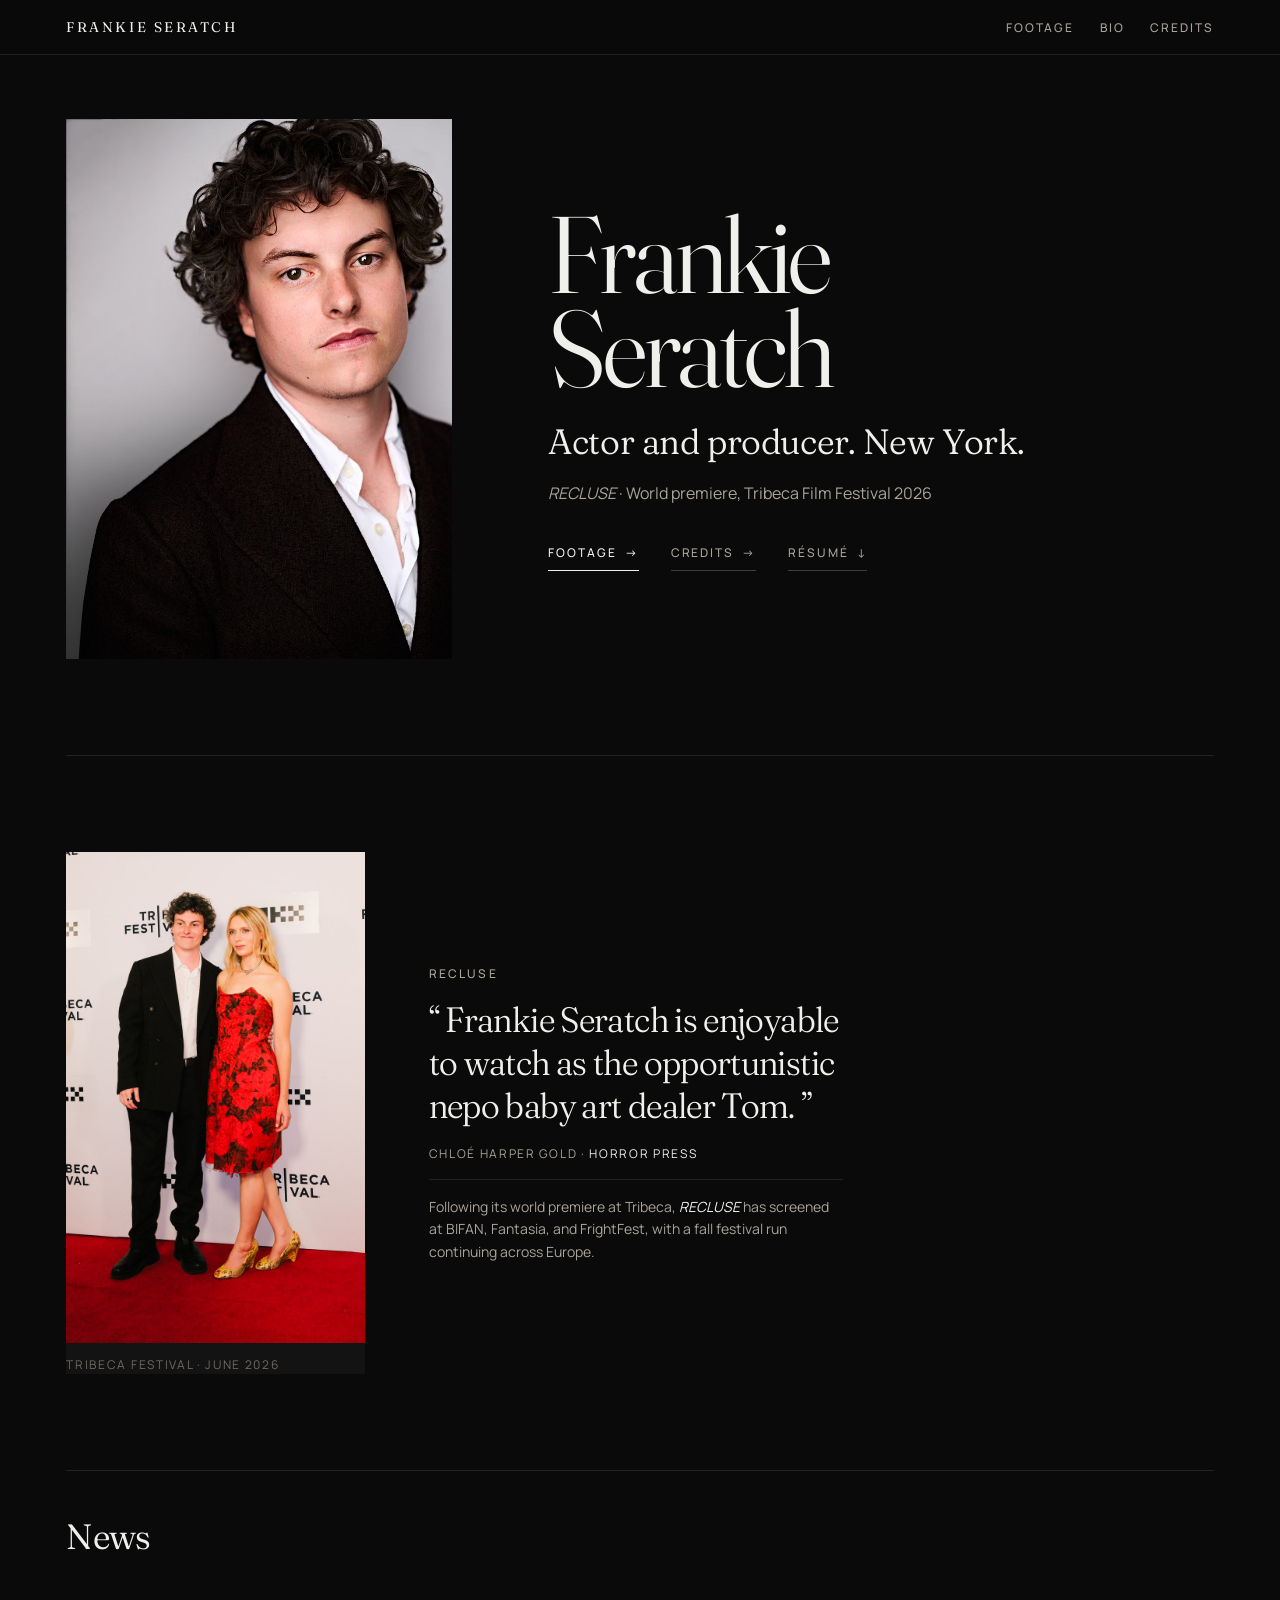
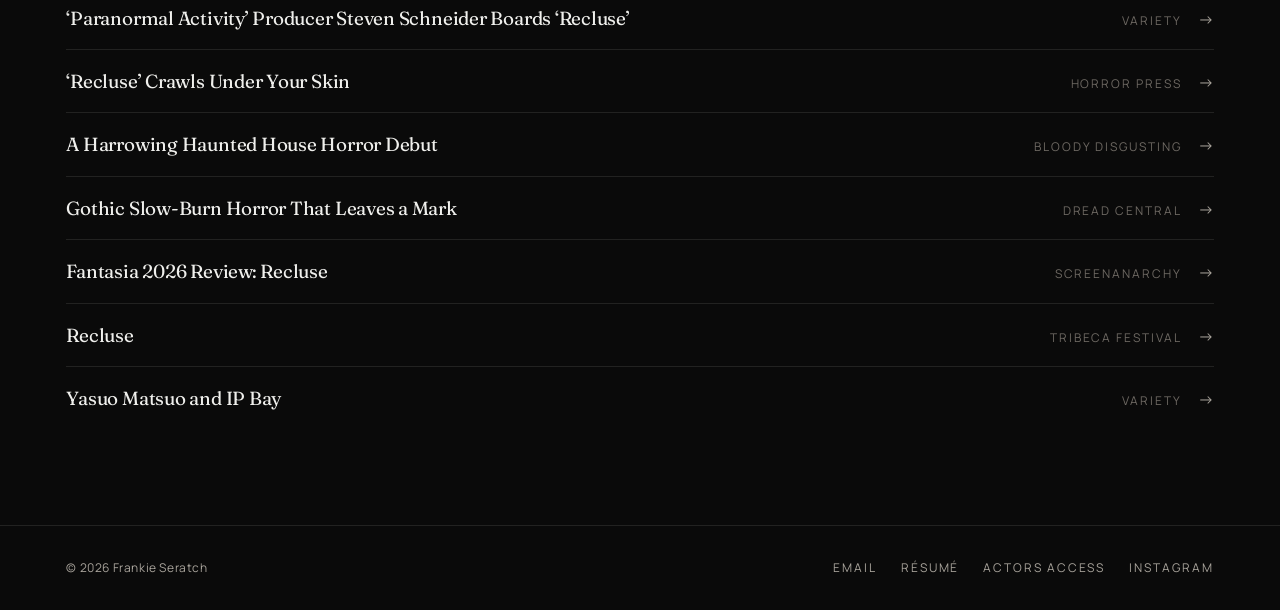
<file: index.html>
<!DOCTYPE html>
<html lang="en">
<head>
  <meta charset="UTF-8" />
  <meta name="viewport" content="width=device-width, initial-scale=1, viewport-fit=cover" />
  <title>Frankie Seratch</title>
  <meta name="description" content="Frankie Seratch is an actor and producer based in New York. RECLUSE premiered at the Tribeca Film Festival, 2026." />

  <meta property="og:title" content="Frankie Seratch" />
  <meta property="og:description" content="Actor and producer based in New York. RECLUSE premiered at the Tribeca Film Festival, 2026." />
  <meta property="og:type" content="website" />
  <meta property="og:url" content="https://frankieseratch.com/" />
  <meta property="og:image" content="https://frankieseratch.com/img/landing-1200.jpg" />
  <meta name="twitter:card" content="summary_large_image" />

  <link rel="canonical" href="https://frankieseratch.com/" />
  <link rel="icon" href="data:image/svg+xml,%3Csvg xmlns='http://www.w3.org/2000/svg' viewBox='0 0 32 32'%3E%3Crect width='32' height='32' fill='%230A0A0A'/%3E%3Ctext x='50%25' y='50%25' font-family='serif' font-size='20' fill='%23EFEFEC' text-anchor='middle' dominant-baseline='central'%3EF%3C/text%3E%3C/svg%3E" />

  <link rel="preconnect" href="https://fonts.bunny.net" />
  <link rel="stylesheet" href="https://fonts.bunny.net/css?family=fraunces:300,400,500,600|manrope:400,500,600&display=swap" />
  <link rel="stylesheet" href="styles.css" />
</head>
<body>
  <header class="site-header">
    <div class="shell site-header__inner">
      <a href="/" class="brand" aria-label="Frankie Seratch, home">FRANKIE SERATCH</a>
      <nav class="nav" aria-label="Primary">
        <a href="/footage.html">Footage</a>
        <a href="/bio.html">Bio</a>
        <a href="/credits.html">Credits</a>
      </nav>
    </div>
  </header>

  <main>
    <section class="shell">
      <div class="landing">
        <figure class="landing__media reveal reveal--1">
          <img
            src="img/landing-1200.jpg"
            srcset="img/landing-480.jpg 480w, img/landing-768.jpg 768w, img/landing-1200.jpg 1200w"
            sizes="(min-width: 900px) 48vw, 100vw"
            alt="Frankie Seratch, dark blazer over an open white shirt against a grey ground"
            width="1200"
            height="1800"
            loading="eager"
            fetchpriority="high"
          />
        </figure>

        <div class="landing__copy">
          <h1 class="landing__name reveal reveal--2">
            <span>Frankie</span>
            <span>Seratch</span>
          </h1>
          <p class="landing__line reveal reveal--3">
            Actor and producer. New York.
          </p>
          <p class="landing__now reveal reveal--3">
            <em>RECLUSE</em> · World premiere, Tribeca Film Festival 2026
          </p>
          <div class="landing__cta reveal reveal--4">
            <a href="/footage.html" class="cta">Footage <span class="cta__arrow" aria-hidden="true">&rarr;</span></a>
            <a href="/credits.html" class="cta cta--ghost">Credits <span class="cta__arrow" aria-hidden="true">&rarr;</span></a>
            <a href="/frankie-seratch-resume.pdf" class="cta cta--ghost" download>Résumé <span class="cta__arrow" aria-hidden="true">&darr;</span></a>
          </div>
        </div>
      </div>

      <!-- RECLUSE: premiere photo + review quote + festival run -->
      <div class="feature">
        <figure class="feature__media reveal">
          <img
            src="img/press/recluse-redcarpet-1024.jpg"
            srcset="img/press/recluse-redcarpet-480.jpg 480w, img/press/recluse-redcarpet-768.jpg 768w, img/press/recluse-redcarpet-1024.jpg 1024w"
            sizes="(min-width: 900px) 40vw, 100vw"
            alt="Frankie Seratch with Sasha Frolova on the red carpet at the Tribeca premiere of RECLUSE"
            width="1024"
            height="1685"
            loading="lazy"
          />
          <figcaption class="feature__credit">Tribeca Festival · June 2026</figcaption>
        </figure>

        <div class="feature__copy">
          <p class="eyebrow reveal">Recluse</p>
          <blockquote class="feature__quote reveal">
            Frankie Seratch is enjoyable to watch as the opportunistic nepo baby art dealer Tom.
          </blockquote>
          <p class="feature__cite reveal">
            Chloé Harper Gold · <cite>Horror Press</cite>
          </p>
          <p class="feature__run reveal">
            Following its world premiere at Tribeca, <em>RECLUSE</em> has screened at BIFAN, Fantasia, and FrightFest, with a fall festival run continuing across Europe.
          </p>
        </div>
      </div>

      <!-- News -->
      <section class="cx cx--last">
        <h2 class="cx__head">News</h2>
        <ul class="links">
          <li>
            <a href="https://variety.com/2026/film/news/paranormal-activity-producer-steven-schneider-recluse-tribeca-1236756701/" target="_blank" rel="noopener">
              <span class="links__title">&lsquo;Paranormal Activity&rsquo; Producer Steven Schneider Boards &lsquo;Recluse&rsquo;</span>
              <span class="links__meta">Variety</span>
              <span class="links__arrow" aria-hidden="true">&rarr;</span>
            </a>
          </li>
          <li>
            <a href="https://horrorpress.com/film-fests/13718/tribeca-2026-review-recluse-crawls-under-your-skin/" target="_blank" rel="noopener">
              <span class="links__title">&lsquo;Recluse&rsquo; Crawls Under Your Skin</span>
              <span class="links__meta">Horror Press</span>
              <span class="links__arrow" aria-hidden="true">&rarr;</span>
            </a>
          </li>
          <li>
            <a href="https://bloody-disgusting.com/reviews/3954822/recluse-review-tribeca-film-festival-2026/" target="_blank" rel="noopener">
              <span class="links__title">A Harrowing Haunted House Horror Debut</span>
              <span class="links__meta">Bloody Disgusting</span>
              <span class="links__arrow" aria-hidden="true">&rarr;</span>
            </a>
          </li>
          <li>
            <a href="https://www.dreadcentral.com/reviews/575294/recluse-review-gothic-slow-burn-horror-that-leaves-a-mark-tribeca/" target="_blank" rel="noopener">
              <span class="links__title">Gothic Slow-Burn Horror That Leaves a Mark</span>
              <span class="links__meta">Dread Central</span>
              <span class="links__arrow" aria-hidden="true">&rarr;</span>
            </a>
          </li>
          <li>
            <a href="https://screenanarchy.com/2026/07/fantasia-2026-review-recluse.html" target="_blank" rel="noopener">
              <span class="links__title">Fantasia 2026 Review: Recluse</span>
              <span class="links__meta">ScreenAnarchy</span>
              <span class="links__arrow" aria-hidden="true">&rarr;</span>
            </a>
          </li>
          <li>
            <a href="https://tribecafilm.com/films/recluse-2026" target="_blank" rel="noopener">
              <span class="links__title">Recluse</span>
              <span class="links__meta">Tribeca Festival</span>
              <span class="links__arrow" aria-hidden="true">&rarr;</span>
            </a>
          </li>
          <li>
            <a href="https://variety.com/2026/film/markets-festivals/dragon-ball-z-yasuo-matsuo-ip-bay-1236747229/" target="_blank" rel="noopener">
              <span class="links__title">Yasuo Matsuo and IP Bay</span>
              <span class="links__meta">Variety</span>
              <span class="links__arrow" aria-hidden="true">&rarr;</span>
            </a>
          </li>
        </ul>
      </section>
    </section>
  </main>

  <footer class="site-footer">
    <div class="shell site-footer__inner">
      <p class="site-footer__copy">&copy; <span id="year">2026</span> Frankie Seratch</p>
      <nav class="ext-links" aria-label="External">
        <a href="mailto:frankieseratch4@gmail.com">Email</a>
        <a href="/frankie-seratch-resume.pdf" download>Résumé</a>
        <a href="https://resumes.actorsaccess.com/frankieseratch" target="_blank" rel="noopener">Actors Access</a>
        <a href="https://instagram.com/frankieseratch" target="_blank" rel="noopener">Instagram</a>
      </nav>
    </div>
  </footer>

  <script src="script.js" defer></script>
</body>
</html>
</file>
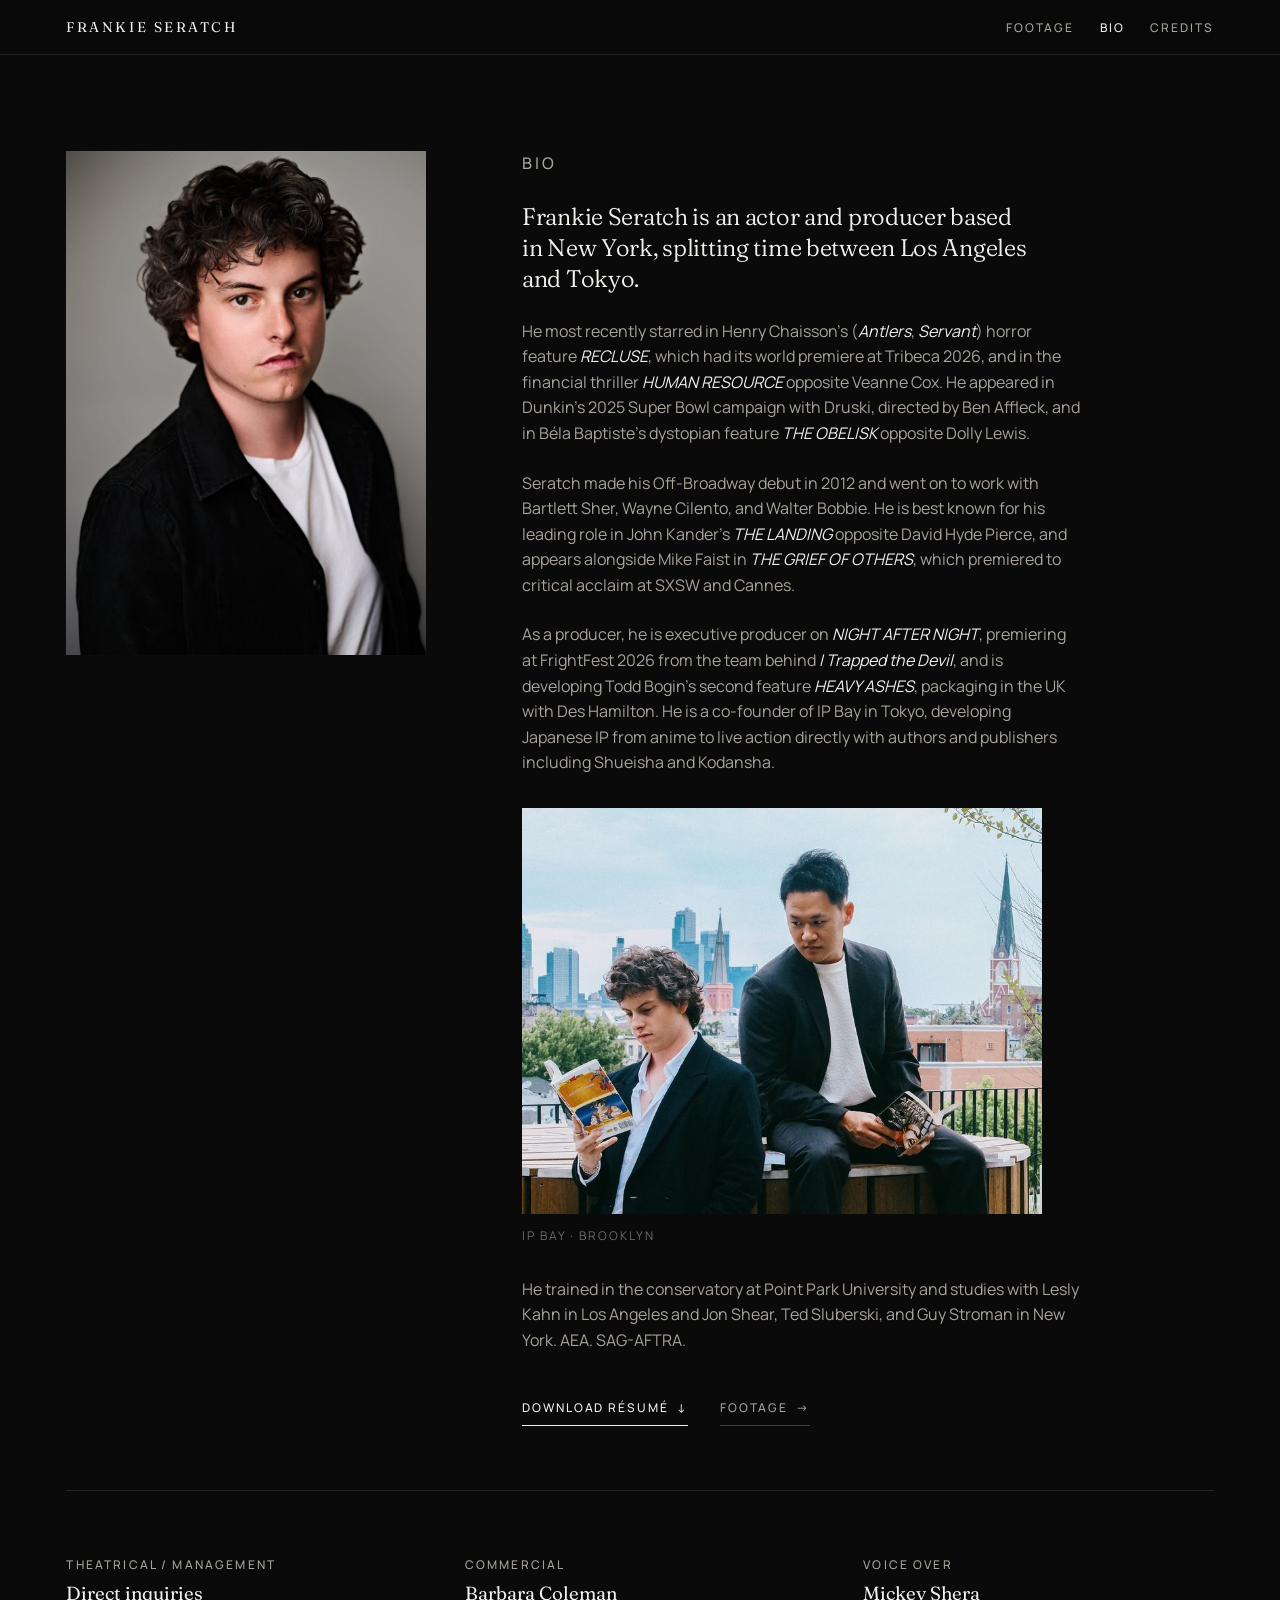
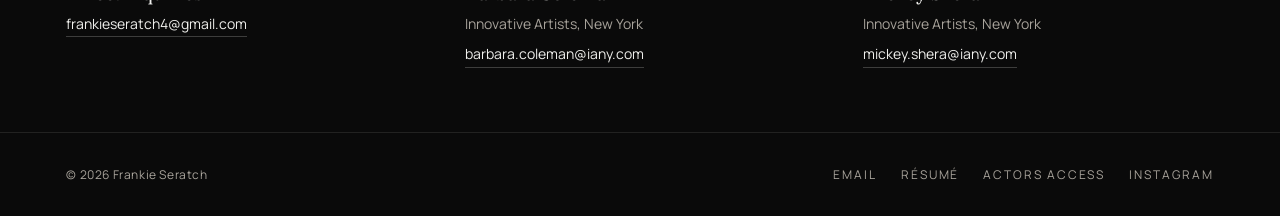
<file: bio.html>
<!DOCTYPE html>
<html lang="en">
<head>
  <meta charset="UTF-8" />
  <meta name="viewport" content="width=device-width, initial-scale=1, viewport-fit=cover" />
  <title>Bio · Frankie Seratch</title>
  <meta name="description" content="Frankie Seratch is an actor and producer based in New York. RECLUSE, HUMAN RESOURCE, THE OBELISK, THE LANDING." />

  <meta property="og:title" content="Frankie Seratch · Bio" />
  <meta property="og:description" content="Actor and producer based in New York." />
  <meta property="og:type" content="profile" />
  <meta property="og:url" content="https://frankieseratch.com/bio.html" />
  <meta property="og:image" content="https://frankieseratch.com/img/bio-1024.jpg" />
  <meta name="twitter:card" content="summary_large_image" />

  <link rel="canonical" href="https://frankieseratch.com/bio.html" />
  <link rel="icon" href="data:image/svg+xml,%3Csvg xmlns='http://www.w3.org/2000/svg' viewBox='0 0 32 32'%3E%3Crect width='32' height='32' fill='%230A0A0A'/%3E%3Ctext x='50%25' y='50%25' font-family='serif' font-size='20' fill='%23EFEFEC' text-anchor='middle' dominant-baseline='central'%3EF%3C/text%3E%3C/svg%3E" />

  <link rel="preconnect" href="https://fonts.bunny.net" />
  <link rel="stylesheet" href="https://fonts.bunny.net/css?family=fraunces:300,400,500,600|manrope:400,500,600&display=swap" />
  <link rel="stylesheet" href="styles.css" />
</head>
<body>
  <header class="site-header">
    <div class="shell site-header__inner">
      <a href="/" class="brand" aria-label="Frankie Seratch, home">FRANKIE SERATCH</a>
      <nav class="nav" aria-label="Primary">
        <a href="/footage.html">Footage</a>
        <a href="/bio.html" aria-current="page">Bio</a>
        <a href="/credits.html">Credits</a>
      </nav>
    </div>
  </header>

  <main>
    <section class="shell">
      <div class="bio">
        <figure class="bio__media reveal reveal--1">
          <img
            src="img/bio-1024.jpg"
            srcset="img/bio-480.jpg 480w, img/bio-768.jpg 768w, img/bio-1024.jpg 1024w, img/bio-1280.jpg 1280w"
            sizes="(min-width: 900px) 42vw, 100vw"
            alt="Frankie Seratch portrait, black shirt jacket over a white tee"
            width="1024"
            height="1536"
            loading="eager"
          />
        </figure>

        <div class="bio__body">
          <p class="eyebrow reveal reveal--2">Bio</p>

          <p class="bio__lede reveal reveal--2">
            Frankie Seratch is an actor and producer based in New York, splitting time between Los Angeles and Tokyo.
          </p>

          <p class="reveal reveal--3">
            He most recently starred in Henry Chaisson&rsquo;s (<em>Antlers</em>, <em>Servant</em>) horror feature <em>RECLUSE</em>, which had its world premiere at Tribeca 2026, and in the financial thriller <em>HUMAN RESOURCE</em> opposite Veanne Cox. He appeared in Dunkin&rsquo;s 2025 Super Bowl campaign with Druski, directed by Ben Affleck, and in Béla Baptiste&rsquo;s dystopian feature <em>THE OBELISK</em> opposite Dolly Lewis.
          </p>

          <p class="reveal reveal--3">
            Seratch made his Off-Broadway debut in 2012 and went on to work with Bartlett Sher, Wayne Cilento, and Walter Bobbie. He is best known for his leading role in John Kander&rsquo;s <em>THE LANDING</em> opposite David Hyde Pierce, and appears alongside Mike Faist in <em>THE GRIEF OF OTHERS</em>, which premiered to critical acclaim at SXSW and Cannes.
          </p>

          <p class="reveal reveal--4">
            As a producer, he is executive producer on <em>NIGHT AFTER NIGHT</em>, premiering at FrightFest 2026 from the team behind <em>I Trapped the Devil</em>, and is developing Todd Bogin&rsquo;s second feature <em>HEAVY ASHES</em>, packaging in the UK with Des Hamilton. He is a co-founder of IP Bay in Tokyo, developing Japanese IP from anime to live action directly with authors and publishers including Shueisha and Kodansha.
          </p>

          <figure class="bio__aside reveal reveal--4">
            <img
              src="img/press/ipbay-rooftop-1040.jpg"
              srcset="img/press/ipbay-rooftop-480.jpg 480w, img/press/ipbay-rooftop-768.jpg 768w, img/press/ipbay-rooftop-1040.jpg 1040w"
              sizes="(min-width: 900px) 40vw, 100vw"
              alt="Frankie Seratch with his IP Bay co-founder on a Brooklyn rooftop"
              width="1040"
              height="811"
              loading="lazy"
            />
            <figcaption>IP Bay · Brooklyn</figcaption>
          </figure>

          <p class="reveal reveal--4">
            He trained in the conservatory at Point Park University and studies with Lesly Kahn in Los Angeles and Jon Shear, Ted Sluberski, and Guy Stroman in New York. AEA. SAG-AFTRA.
          </p>

          <div class="bio__cta reveal reveal--4">
            <a href="/frankie-seratch-resume.pdf" class="cta" download>Download résumé <span class="cta__arrow" aria-hidden="true">&darr;</span></a>
            <a href="/footage.html" class="cta cta--ghost">Footage <span class="cta__arrow" aria-hidden="true">&rarr;</span></a>
          </div>
        </div>
      </div>

      <!-- Representation -->
      <div class="rep">
        <div class="rep__item">
          <p class="eyebrow">Theatrical / Management</p>
          <p class="rep__name">Direct inquiries</p>
          <a href="mailto:frankieseratch4@gmail.com">frankieseratch4@gmail.com</a>
        </div>
        <div class="rep__item">
          <p class="eyebrow">Commercial</p>
          <p class="rep__name">Barbara Coleman</p>
          <p class="rep__agency">Innovative Artists, New York</p>
          <a href="mailto:barbara.coleman@iany.com">barbara.coleman@iany.com</a>
        </div>
        <div class="rep__item">
          <p class="eyebrow">Voice Over</p>
          <p class="rep__name">Mickey Shera</p>
          <p class="rep__agency">Innovative Artists, New York</p>
          <a href="mailto:mickey.shera@iany.com">mickey.shera@iany.com</a>
        </div>
      </div>
    </section>
  </main>

  <footer class="site-footer">
    <div class="shell site-footer__inner">
      <p class="site-footer__copy">&copy; <span id="year">2026</span> Frankie Seratch</p>
      <nav class="ext-links" aria-label="External">
        <a href="mailto:frankieseratch4@gmail.com">Email</a>
        <a href="/frankie-seratch-resume.pdf" download>Résumé</a>
        <a href="https://resumes.actorsaccess.com/frankieseratch" target="_blank" rel="noopener">Actors Access</a>
        <a href="https://instagram.com/frankieseratch" target="_blank" rel="noopener">Instagram</a>
      </nav>
    </div>
  </footer>

  <script src="script.js" defer></script>
</body>
</html>
</file>
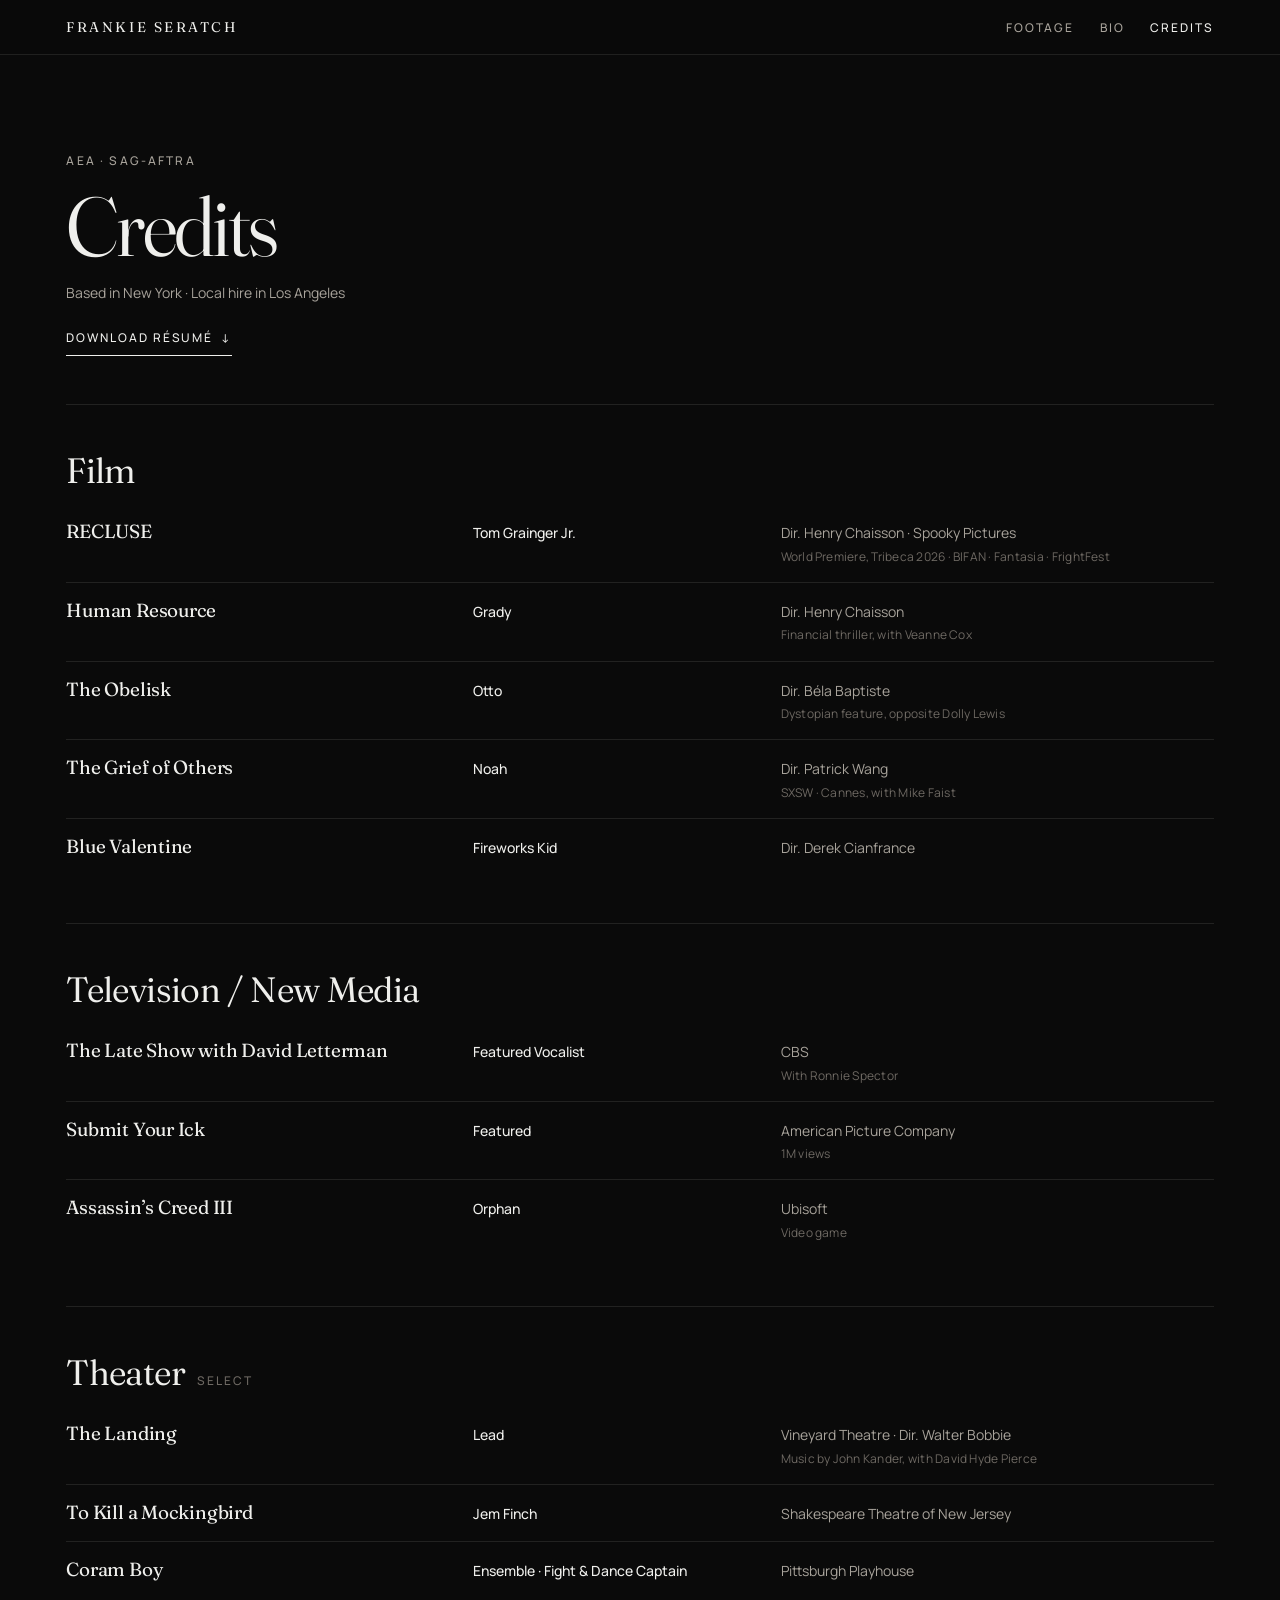
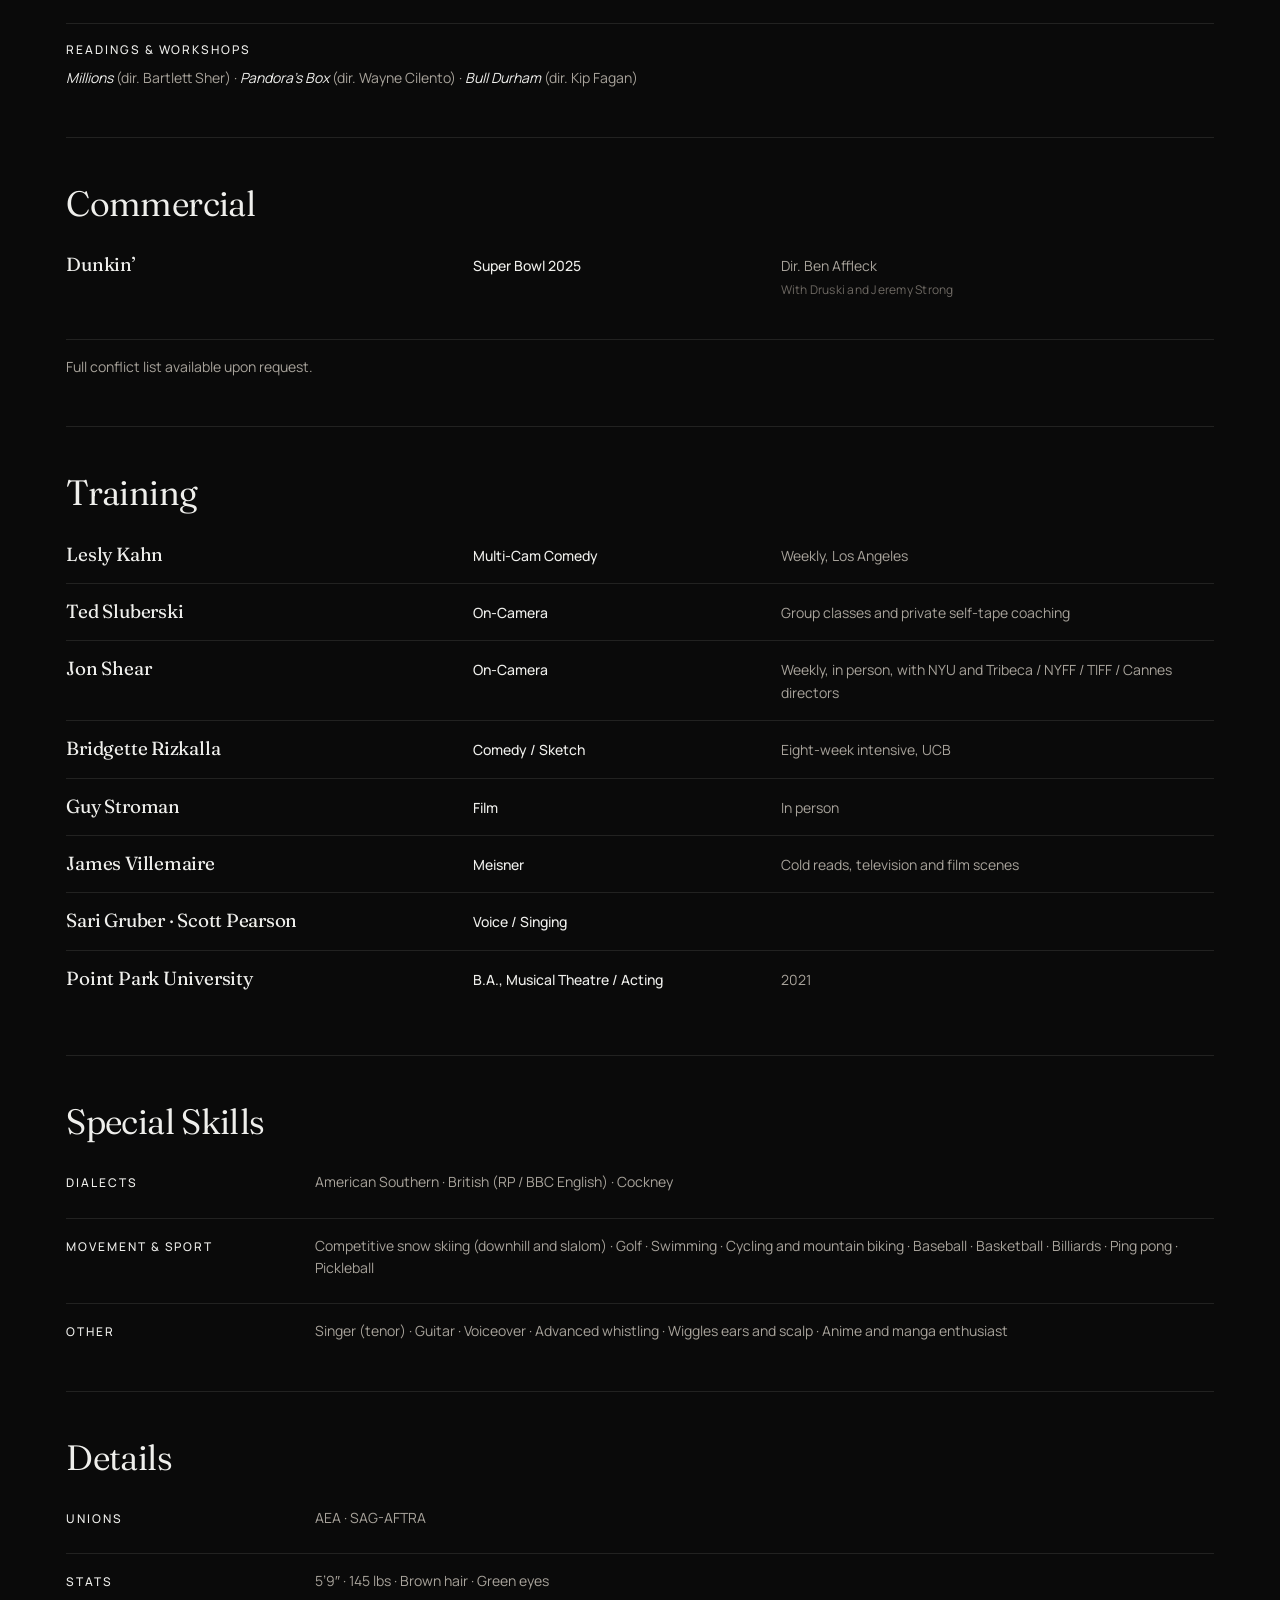
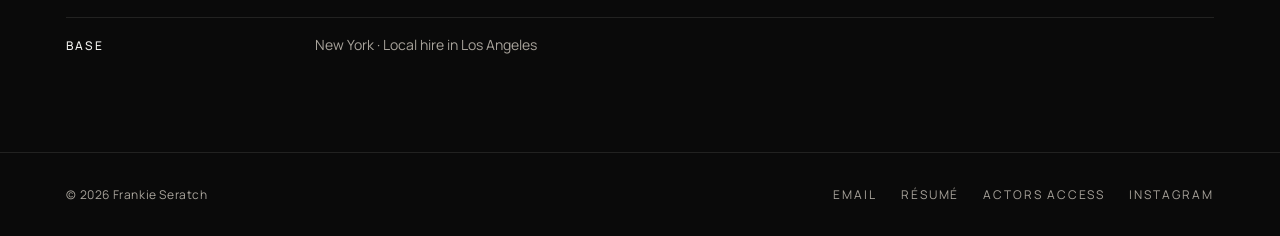
<file: credits.html>
<!DOCTYPE html>
<html lang="en">
<head>
  <meta charset="UTF-8" />
  <meta name="viewport" content="width=device-width, initial-scale=1, viewport-fit=cover" />
  <title>Credits · Frankie Seratch</title>
  <meta name="description" content="Film, television, theater and commercial credits for Frankie Seratch. RECLUSE, HUMAN RESOURCE, THE OBELISK, THE GRIEF OF OTHERS, THE LANDING." />

  <meta property="og:title" content="Frankie Seratch · Credits" />
  <meta property="og:description" content="Film, television, theater and commercial credits." />
  <meta property="og:type" content="website" />
  <meta property="og:url" content="https://frankieseratch.com/credits.html" />
  <meta property="og:image" content="https://frankieseratch.com/img/landing-1200.jpg" />
  <meta name="twitter:card" content="summary_large_image" />

  <link rel="canonical" href="https://frankieseratch.com/credits.html" />
  <link rel="icon" href="data:image/svg+xml,%3Csvg xmlns='http://www.w3.org/2000/svg' viewBox='0 0 32 32'%3E%3Crect width='32' height='32' fill='%230A0A0A'/%3E%3Ctext x='50%25' y='50%25' font-family='serif' font-size='20' fill='%23EFEFEC' text-anchor='middle' dominant-baseline='central'%3EF%3C/text%3E%3C/svg%3E" />

  <link rel="preconnect" href="https://fonts.bunny.net" />
  <link rel="stylesheet" href="https://fonts.bunny.net/css?family=fraunces:300,400,500,600|manrope:400,500,600&display=swap" />
  <link rel="stylesheet" href="styles.css" />
</head>
<body>
  <header class="site-header">
    <div class="shell site-header__inner">
      <a href="/" class="brand" aria-label="Frankie Seratch, home">FRANKIE SERATCH</a>
      <nav class="nav" aria-label="Primary">
        <a href="/footage.html">Footage</a>
        <a href="/bio.html">Bio</a>
        <a href="/credits.html" aria-current="page">Credits</a>
      </nav>
    </div>
  </header>

  <main>
    <section class="shell">
      <header class="page-lead">
        <p class="eyebrow reveal reveal--1">AEA · SAG-AFTRA</p>
        <h1 class="page-lead__title reveal reveal--2">Credits</h1>
        <p class="page-lead__meta reveal reveal--3">
          Based in New York · Local hire in Los Angeles
        </p>
        <div class="reveal reveal--4">
          <a href="/frankie-seratch-resume.pdf" class="cta" download>
            Download résumé <span class="cta__arrow" aria-hidden="true">&darr;</span>
          </a>
        </div>
      </header>

      <!-- FILM -->
      <section class="cx">
        <h2 class="cx__head">Film</h2>
        <ul class="cx__list">
          <li class="cx__row">
            <p class="cx__title">RECLUSE</p>
            <p class="cx__role">Tom Grainger Jr.</p>
            <p class="cx__meta">
              Dir. Henry Chaisson · Spooky Pictures
              <span class="cx__note">World Premiere, Tribeca 2026 · BIFAN · Fantasia · FrightFest</span>
            </p>
          </li>
          <li class="cx__row">
            <p class="cx__title">Human Resource</p>
            <p class="cx__role">Grady</p>
            <p class="cx__meta">
              Dir. Henry Chaisson
              <span class="cx__note">Financial thriller, with Veanne Cox</span>
            </p>
          </li>
          <li class="cx__row">
            <p class="cx__title">The Obelisk</p>
            <p class="cx__role">Otto</p>
            <p class="cx__meta">
              Dir. Béla Baptiste
              <span class="cx__note">Dystopian feature, opposite Dolly Lewis</span>
            </p>
          </li>
          <li class="cx__row">
            <p class="cx__title">The Grief of Others</p>
            <p class="cx__role">Noah</p>
            <p class="cx__meta">
              Dir. Patrick Wang
              <span class="cx__note">SXSW · Cannes, with Mike Faist</span>
            </p>
          </li>
          <li class="cx__row">
            <p class="cx__title">Blue Valentine</p>
            <p class="cx__role">Fireworks Kid</p>
            <p class="cx__meta">Dir. Derek Cianfrance</p>
          </li>
        </ul>
      </section>

      <!-- TELEVISION / NEW MEDIA -->
      <section class="cx">
        <h2 class="cx__head">Television / New Media</h2>
        <ul class="cx__list">
          <li class="cx__row">
            <p class="cx__title">The Late Show with David Letterman</p>
            <p class="cx__role">Featured Vocalist</p>
            <p class="cx__meta">
              CBS
              <span class="cx__note">With Ronnie Spector</span>
            </p>
          </li>
          <li class="cx__row">
            <p class="cx__title">Submit Your Ick</p>
            <p class="cx__role">Featured</p>
            <p class="cx__meta">
              American Picture Company
              <span class="cx__note">1M views</span>
            </p>
          </li>
          <li class="cx__row">
            <p class="cx__title">Assassin&rsquo;s Creed III</p>
            <p class="cx__role">Orphan</p>
            <p class="cx__meta">
              Ubisoft
              <span class="cx__note">Video game</span>
            </p>
          </li>
        </ul>
      </section>

      <!-- THEATER -->
      <section class="cx">
        <h2 class="cx__head">Theater <span class="cx__head-note">Select</span></h2>
        <ul class="cx__list">
          <li class="cx__row">
            <p class="cx__title">The Landing</p>
            <p class="cx__role">Lead</p>
            <p class="cx__meta">
              Vineyard Theatre · Dir. Walter Bobbie
              <span class="cx__note">Music by John Kander, with David Hyde Pierce</span>
            </p>
          </li>
          <li class="cx__row">
            <p class="cx__title">To Kill a Mockingbird</p>
            <p class="cx__role">Jem Finch</p>
            <p class="cx__meta">Shakespeare Theatre of New Jersey</p>
          </li>
          <li class="cx__row">
            <p class="cx__title">Coram Boy</p>
            <p class="cx__role">Ensemble · Fight &amp; Dance Captain</p>
            <p class="cx__meta">Pittsburgh Playhouse</p>
          </li>
        </ul>
        <p class="cx__foot">
          <strong>Readings &amp; workshops</strong>
          <em>Millions</em> (dir. Bartlett Sher) · <em>Pandora&rsquo;s Box</em> (dir. Wayne Cilento) · <em>Bull Durham</em> (dir. Kip Fagan)
        </p>
      </section>

      <!-- COMMERCIAL -->
      <section class="cx">
        <h2 class="cx__head">Commercial</h2>
        <ul class="cx__list">
          <li class="cx__row">
            <p class="cx__title">Dunkin&rsquo;</p>
            <p class="cx__role">Super Bowl 2025</p>
            <p class="cx__meta">
              Dir. Ben Affleck
              <span class="cx__note">With Druski and Jeremy Strong</span>
            </p>
          </li>
        </ul>
        <p class="cx__foot">Full conflict list available upon request.</p>
      </section>

      <!-- TRAINING -->
      <section class="cx">
        <h2 class="cx__head">Training</h2>
        <ul class="cx__list cx__list--training">
          <li class="cx__row">
            <p class="cx__title">Lesly Kahn</p>
            <p class="cx__role">Multi-Cam Comedy</p>
            <p class="cx__meta">Weekly, Los Angeles</p>
          </li>
          <li class="cx__row">
            <p class="cx__title">Ted Sluberski</p>
            <p class="cx__role">On-Camera</p>
            <p class="cx__meta">Group classes and private self-tape coaching</p>
          </li>
          <li class="cx__row">
            <p class="cx__title">Jon Shear</p>
            <p class="cx__role">On-Camera</p>
            <p class="cx__meta">Weekly, in person, with NYU and Tribeca / NYFF / TIFF / Cannes directors</p>
          </li>
          <li class="cx__row">
            <p class="cx__title">Bridgette Rizkalla</p>
            <p class="cx__role">Comedy / Sketch</p>
            <p class="cx__meta">Eight-week intensive, UCB</p>
          </li>
          <li class="cx__row">
            <p class="cx__title">Guy Stroman</p>
            <p class="cx__role">Film</p>
            <p class="cx__meta">In person</p>
          </li>
          <li class="cx__row">
            <p class="cx__title">James Villemaire</p>
            <p class="cx__role">Meisner</p>
            <p class="cx__meta">Cold reads, television and film scenes</p>
          </li>
          <li class="cx__row">
            <p class="cx__title">Sari Gruber · Scott Pearson</p>
            <p class="cx__role">Voice / Singing</p>
            <p class="cx__meta"></p>
          </li>
          <li class="cx__row">
            <p class="cx__title">Point Park University</p>
            <p class="cx__role">B.A., Musical Theatre / Acting</p>
            <p class="cx__meta">2021</p>
          </li>
        </ul>
      </section>

      <!-- SKILLS -->
      <section class="cx">
        <h2 class="cx__head">Special Skills</h2>
        <dl class="skills">
          <div class="skills__group">
            <dt>Dialects</dt>
            <dd>American Southern · British (RP / BBC English) · Cockney</dd>
          </div>
          <div class="skills__group">
            <dt>Movement &amp; sport</dt>
            <dd>Competitive snow skiing (downhill and slalom) · Golf · Swimming · Cycling and mountain biking · Baseball · Basketball · Billiards · Ping pong · Pickleball</dd>
          </div>
          <div class="skills__group">
            <dt>Other</dt>
            <dd>Singer (tenor) · Guitar · Voiceover · Advanced whistling · Wiggles ears and scalp · Anime and manga enthusiast</dd>
          </div>
        </dl>
      </section>

      <!-- STATS -->
      <section class="cx cx--last">
        <h2 class="cx__head">Details</h2>
        <dl class="skills">
          <div class="skills__group">
            <dt>Unions</dt>
            <dd>AEA · SAG-AFTRA</dd>
          </div>
          <div class="skills__group">
            <dt>Stats</dt>
            <dd>5&rsquo;9&Prime; · 145 lbs · Brown hair · Green eyes</dd>
          </div>
          <div class="skills__group">
            <dt>Base</dt>
            <dd>New York · Local hire in Los Angeles</dd>
          </div>
        </dl>
      </section>
    </section>
  </main>

  <footer class="site-footer">
    <div class="shell site-footer__inner">
      <p class="site-footer__copy">&copy; <span id="year">2026</span> Frankie Seratch</p>
      <nav class="ext-links" aria-label="External">
        <a href="mailto:frankieseratch4@gmail.com">Email</a>
        <a href="/frankie-seratch-resume.pdf" download>Résumé</a>
        <a href="https://resumes.actorsaccess.com/frankieseratch" target="_blank" rel="noopener">Actors Access</a>
        <a href="https://instagram.com/frankieseratch" target="_blank" rel="noopener">Instagram</a>
      </nav>
    </div>
  </footer>

  <script src="script.js" defer></script>
</body>
</html>
</file>
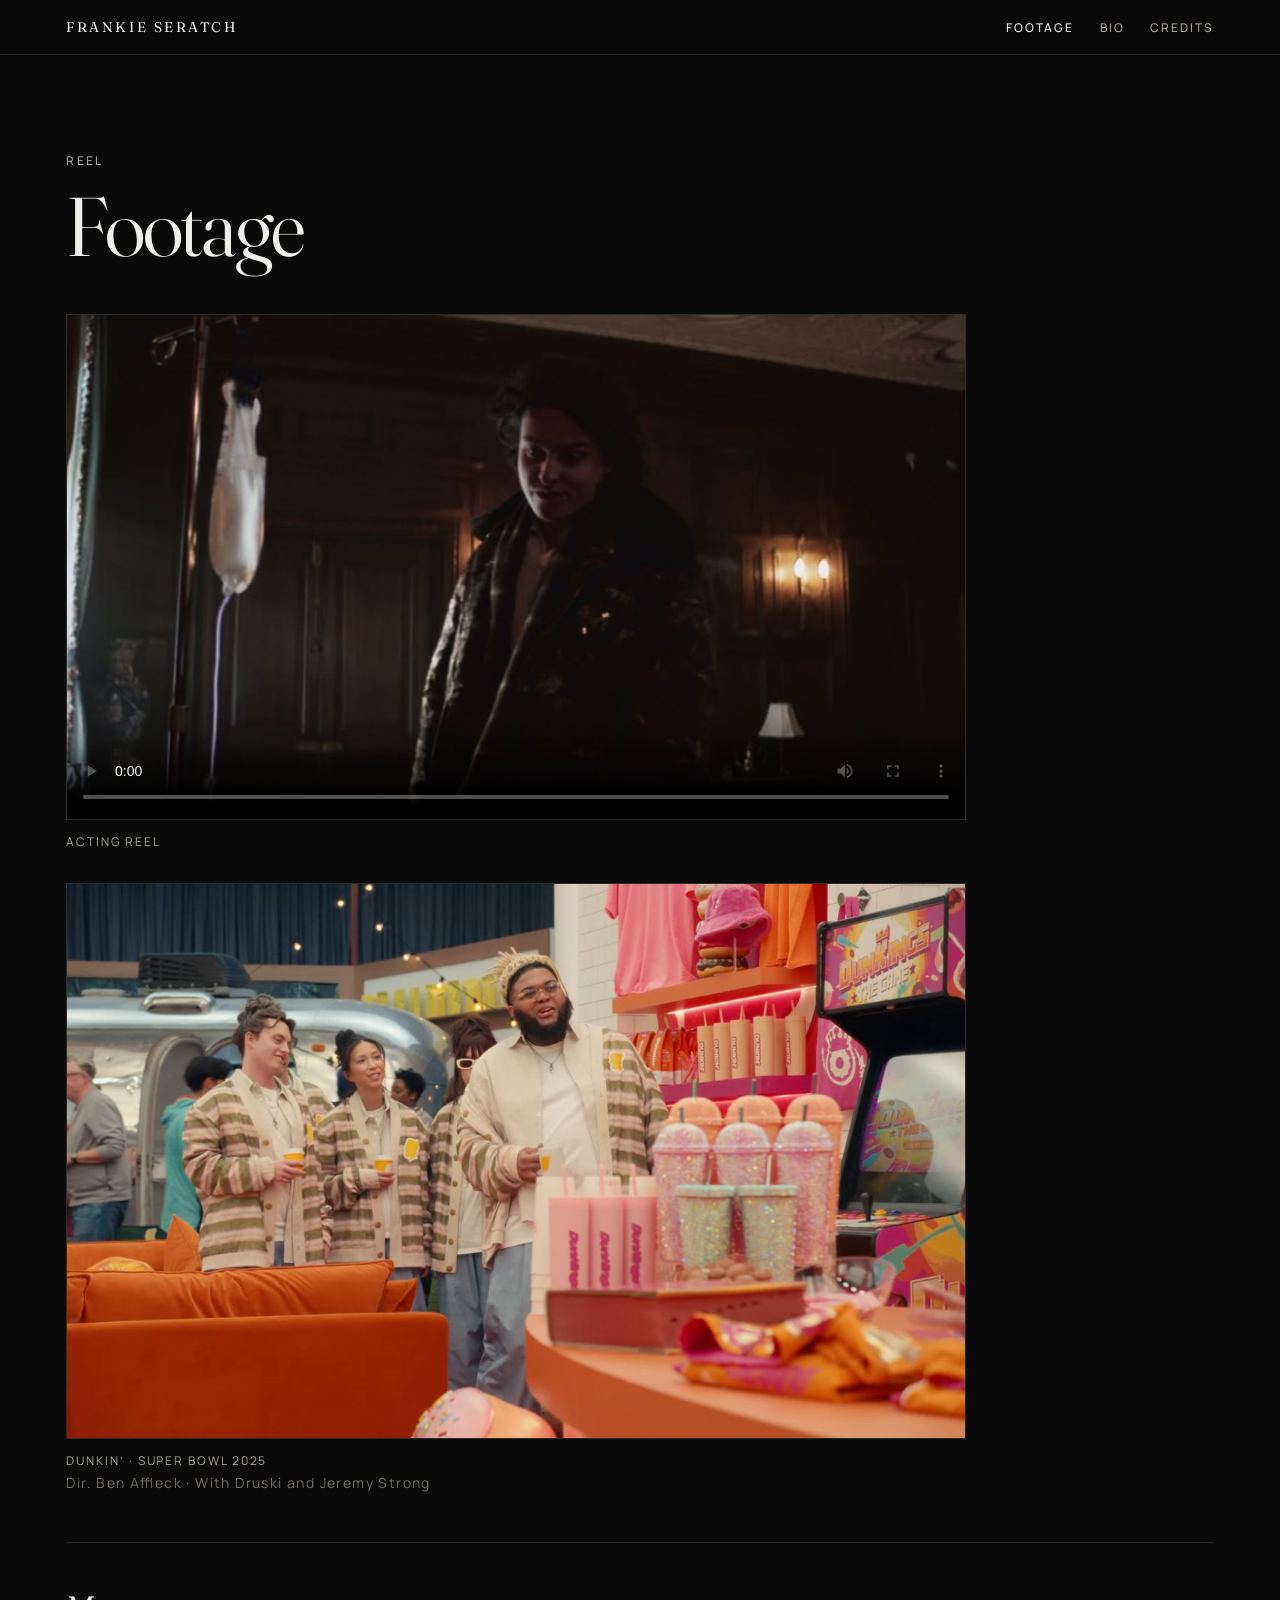
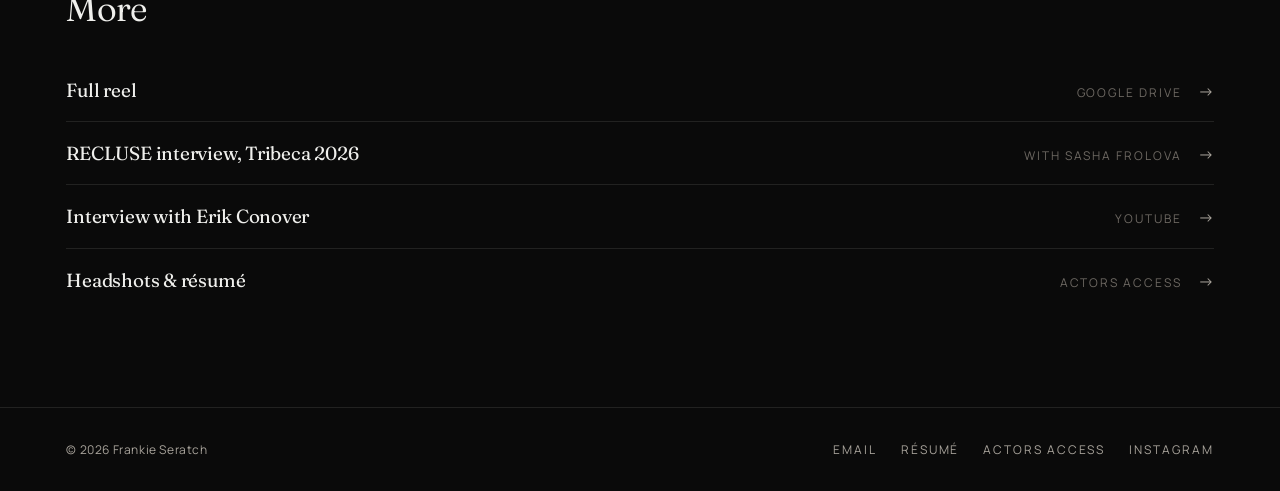
<file: footage.html>
<!DOCTYPE html>
<html lang="en">
<head>
  <meta charset="UTF-8" />
  <meta name="viewport" content="width=device-width, initial-scale=1, viewport-fit=cover" />
  <title>Footage · Frankie Seratch</title>
  <meta name="description" content="Reel and selected footage for Frankie Seratch." />

  <meta property="og:title" content="Frankie Seratch · Footage" />
  <meta property="og:description" content="Reel and selected footage." />
  <meta property="og:type" content="video.other" />
  <meta property="og:url" content="https://frankieseratch.com/footage.html" />
  <meta property="og:image" content="https://frankieseratch.com/reel/reel-poster.jpg" />
  <meta name="twitter:card" content="summary_large_image" />

  <link rel="canonical" href="https://frankieseratch.com/footage.html" />
  <link rel="icon" href="data:image/svg+xml,%3Csvg xmlns='http://www.w3.org/2000/svg' viewBox='0 0 32 32'%3E%3Crect width='32' height='32' fill='%230A0A0A'/%3E%3Ctext x='50%25' y='50%25' font-family='serif' font-size='20' fill='%23EFEFEC' text-anchor='middle' dominant-baseline='central'%3EF%3C/text%3E%3C/svg%3E" />

  <link rel="preconnect" href="https://fonts.bunny.net" />
  <link rel="stylesheet" href="https://fonts.bunny.net/css?family=fraunces:300,400,500,600|manrope:400,500,600&display=swap" />
  <link rel="stylesheet" href="styles.css" />
</head>
<body>
  <header class="site-header">
    <div class="shell site-header__inner">
      <a href="/" class="brand" aria-label="Frankie Seratch, home">FRANKIE SERATCH</a>
      <nav class="nav" aria-label="Primary">
        <a href="/footage.html" aria-current="page">Footage</a>
        <a href="/bio.html">Bio</a>
        <a href="/credits.html">Credits</a>
      </nav>
    </div>
  </header>

  <main>
    <section class="shell">
      <header class="page-lead">
        <p class="eyebrow reveal reveal--1">Reel</p>
        <h1 class="page-lead__title reveal reveal--2">Footage</h1>
      </header>

      <figure class="player reveal reveal--3">
        <video
          class="player__media"
          controls
          playsinline
          preload="metadata"
          poster="reel/reel-poster.jpg"
          aria-label="Frankie Seratch acting reel"
        >
          <source src="reel/reel-hero-sm.mp4" type="video/mp4" media="(max-width: 720px)" />
          <source src="reel/reel-hero.mp4" type="video/mp4" />
          Your browser does not support embedded video.
        </video>
        <figcaption class="player__cap">Acting reel</figcaption>
      </figure>

      <figure class="still reveal">
        <img
          src="img/press/dunkin-still-1200.jpg"
          srcset="img/press/dunkin-still-480.jpg 480w, img/press/dunkin-still-768.jpg 768w, img/press/dunkin-still-1200.jpg 1200w"
          sizes="(min-width: 900px) 88vw, 100vw"
          alt="Frankie Seratch in Dunkin&rsquo;s 2025 Super Bowl campaign, alongside Druski"
          width="1200"
          height="740"
          loading="lazy"
        />
        <figcaption class="still__cap">
          <span>Dunkin&rsquo; · Super Bowl 2025</span>
          <span class="still__meta">Dir. Ben Affleck · With Druski and Jeremy Strong</span>
        </figcaption>
      </figure>

      <section class="cx cx--last">
        <h2 class="cx__head">More</h2>
        <ul class="links">
          <li>
            <a href="https://drive.google.com/file/d/1NDiC6NQnwNyofTsdvHO1yfoyUFBeF2XX/view" target="_blank" rel="noopener">
              <span class="links__title">Full reel</span>
              <span class="links__meta">Google Drive</span>
              <span class="links__arrow" aria-hidden="true">&rarr;</span>
            </a>
          </li>
          <li>
            <a href="https://youtu.be/1QvpuY_nWDo" target="_blank" rel="noopener">
              <span class="links__title">RECLUSE interview, Tribeca 2026</span>
              <span class="links__meta">With Sasha Frolova</span>
              <span class="links__arrow" aria-hidden="true">&rarr;</span>
            </a>
          </li>
          <li>
            <a href="https://youtu.be/X4-om87huxI" target="_blank" rel="noopener">
              <span class="links__title">Interview with Erik Conover</span>
              <span class="links__meta">YouTube</span>
              <span class="links__arrow" aria-hidden="true">&rarr;</span>
            </a>
          </li>
          <li>
            <a href="https://resumes.actorsaccess.com/frankieseratch" target="_blank" rel="noopener">
              <span class="links__title">Headshots &amp; résumé</span>
              <span class="links__meta">Actors Access</span>
              <span class="links__arrow" aria-hidden="true">&rarr;</span>
            </a>
          </li>
        </ul>
      </section>
    </section>
  </main>

  <footer class="site-footer">
    <div class="shell site-footer__inner">
      <p class="site-footer__copy">&copy; <span id="year">2026</span> Frankie Seratch</p>
      <nav class="ext-links" aria-label="External">
        <a href="mailto:frankieseratch4@gmail.com">Email</a>
        <a href="/frankie-seratch-resume.pdf" download>Résumé</a>
        <a href="https://resumes.actorsaccess.com/frankieseratch" target="_blank" rel="noopener">Actors Access</a>
        <a href="https://instagram.com/frankieseratch" target="_blank" rel="noopener">Instagram</a>
      </nav>
    </div>
  </footer>

  <script src="script.js" defer></script>
</body>
</html>
</file>
<file: styles.css>
/* =========================================================
   Frankie Seratch — actor site
   v2 · four pages: home, footage, bio, credits
   ========================================================= */

/* Tokens
   ---------------------------------------------------------- */
:root {
  --bg: #0A0A0A;
  --bg-elevated: #131313;
  --fg: #EFEFEC;
  --fg-muted: #A8A39B;
  --fg-dim: #6E6963;
  --hairline: rgba(239, 239, 236, 0.10);
  --hairline-strong: rgba(239, 239, 236, 0.22);

  --font-display: "Fraunces", "Times New Roman", serif;
  --font-body: "Manrope", -apple-system, BlinkMacSystemFont, sans-serif;

  --type-xs: clamp(0.6875rem, 0.65rem + 0.2vw, 0.75rem);
  --type-sm: clamp(0.8125rem, 0.78rem + 0.2vw, 0.875rem);
  --type-base: clamp(0.9375rem, 0.9rem + 0.25vw, 1rem);
  --type-md: clamp(1.0625rem, 1rem + 0.4vw, 1.1875rem);
  --type-lg: clamp(1.25rem, 1.1rem + 0.6vw, 1.5rem);
  --type-xl: clamp(1.625rem, 1.4rem + 1vw, 2.25rem);
  --type-2xl: clamp(2.25rem, 1.75rem + 2.2vw, 3.75rem);
  --type-3xl: clamp(3rem, 2rem + 4vw, 5.5rem);
  --type-display: clamp(3.25rem, 2rem + 6vw, 7.5rem);

  --space-1: 0.25rem;
  --space-2: 0.5rem;
  --space-3: 0.75rem;
  --space-4: 1rem;
  --space-5: 1.5rem;
  --space-6: 2rem;
  --space-7: 3rem;
  --space-8: 4rem;
  --space-9: 6rem;
  --space-10: 8rem;

  --gutter: clamp(1.25rem, 0.5rem + 3vw, 4rem);
  --max: 1240px;

  --ease: cubic-bezier(0.16, 1, 0.3, 1);
  --dur-fast: 200ms;
  --dur: 380ms;
  --dur-slow: 720ms;
}

/* Reset
   ---------------------------------------------------------- */
*, *::before, *::after { box-sizing: border-box; }
html { -webkit-text-size-adjust: 100%; text-size-adjust: 100%; }
body, h1, h2, h3, h4, p, figure, blockquote, dl, dd, ul, ol { margin: 0; padding: 0; }
ul, ol { list-style: none; }
img, video, picture, svg { display: block; max-width: 100%; }
img { height: auto; }
a { color: inherit; text-decoration: none; }
input, button, select, textarea { font: inherit; }

/* Base
   ---------------------------------------------------------- */
html { background: var(--bg); color: var(--fg); }

body {
  font-family: var(--font-body);
  font-size: var(--type-base);
  line-height: 1.6;
  font-weight: 400;
  background: var(--bg);
  color: var(--fg);
  -webkit-font-smoothing: antialiased;
  -moz-osx-font-smoothing: grayscale;
  font-feature-settings: "ss01", "kern", "liga";
  text-rendering: optimizeLegibility;
  min-height: 100dvh;
  display: flex;
  flex-direction: column;
}

main { flex: 1; }
::selection { background: var(--fg); color: var(--bg); }

.shell {
  width: 100%;
  max-width: var(--max);
  margin-inline: auto;
  padding-inline: var(--gutter);
}

/* Type
   ---------------------------------------------------------- */
.eyebrow {
  font-family: var(--font-body);
  font-size: var(--type-xs);
  font-weight: 500;
  text-transform: uppercase;
  letter-spacing: 0.18em;
  color: var(--fg-muted);
}

/* Header / Nav
   ---------------------------------------------------------- */
.site-header {
  position: sticky;
  top: 0;
  z-index: 50;
  background: rgba(10, 10, 10, 0.78);
  backdrop-filter: saturate(140%) blur(14px);
  -webkit-backdrop-filter: saturate(140%) blur(14px);
  border-bottom: 1px solid var(--hairline);
}

.site-header__inner {
  display: flex;
  align-items: center;
  justify-content: space-between;
  gap: var(--space-5);
  padding-block: var(--space-4);
}

.brand {
  font-family: var(--font-display);
  font-weight: 380;
  font-variation-settings: "opsz" 18, "SOFT" 0;
  font-size: var(--type-sm);
  letter-spacing: 0.14em;
  text-transform: uppercase;
  color: var(--fg);
  white-space: nowrap;
}
@media (min-width: 480px) { .brand { letter-spacing: 0.18em; } }

.nav { display: flex; gap: clamp(var(--space-4), 2vw, var(--space-6)); }
.nav a {
  font-size: var(--type-xs);
  letter-spacing: 0.16em;
  text-transform: uppercase;
  color: var(--fg-muted);
  font-weight: 500;
  transition: color var(--dur-fast) var(--ease);
}
.nav a:hover, .nav a[aria-current="page"] { color: var(--fg); }

/* CTAs
   ---------------------------------------------------------- */
.cta {
  display: inline-flex;
  align-items: center;
  gap: var(--space-2);
  font-family: var(--font-body);
  font-size: var(--type-xs);
  letter-spacing: 0.16em;
  text-transform: uppercase;
  font-weight: 500;
  color: var(--fg);
  border-bottom: 1px solid var(--fg);
  padding-block: var(--space-2);
  transition: opacity var(--dur-fast) var(--ease);
}
.cta:hover { opacity: 0.7; }
.cta__arrow { display: inline-block; transition: transform var(--dur-fast) var(--ease); }
.cta:hover .cta__arrow { transform: translateX(4px); }
.cta--ghost { border-bottom-color: var(--hairline-strong); color: var(--fg-muted); }
.cta--ghost:hover { color: var(--fg); border-bottom-color: var(--fg); }

/* Landing (home)
   ---------------------------------------------------------- */
.landing {
  display: grid;
  grid-template-columns: 1fr;
  gap: var(--space-7);
  padding-top: var(--space-7);
  padding-bottom: var(--space-9);
  align-items: center;
}
@media (min-width: 900px) {
  .landing {
    /* narrower image column: a 2:3 portrait gets very tall as it widens */
    grid-template-columns: minmax(280px, 0.58fr) 1fr;
    gap: var(--space-9);
    padding-top: var(--space-8);
    padding-bottom: var(--space-9);
  }
}

.landing__media {
  width: 100%;
  aspect-ratio: 2 / 3;
  overflow: hidden;
  background: var(--bg-elevated);
}
.landing__media img { width: 100%; height: 100%; object-fit: cover; }

@media (min-width: 900px) {
  /* cap by viewport height so the portrait never dominates the fold */
  .landing__media {
    aspect-ratio: auto;
    height: clamp(420px, 60vh, 560px);
  }
  /* anchor to the top of the frame so the crop never clips the head */
  .landing__media img { object-position: center top; }
}

.landing__copy { display: flex; flex-direction: column; gap: var(--space-4); }

.landing__name {
  font-family: var(--font-display);
  font-weight: 340;
  font-variation-settings: "opsz" 144, "SOFT" 0;
  font-size: var(--type-display);
  line-height: 0.86;
  letter-spacing: -0.035em;
}
.landing__name span { display: block; }

.landing__line {
  font-family: var(--font-display);
  font-weight: 330;
  font-variation-settings: "opsz" 36, "SOFT" 60;
  font-size: var(--type-lg);
  line-height: 1.3;
  letter-spacing: -0.012em;
  margin-top: var(--space-2);
}
@media (min-width: 900px) {
  /* hold its own against the wordmark */
  .landing__line { font-size: var(--type-xl); }
}

.landing__now {
  font-size: var(--type-base);
  color: var(--fg-muted);
  max-width: 46ch;
  text-wrap: balance;
}

.landing__cta {
  display: flex;
  flex-wrap: wrap;
  gap: var(--space-4) var(--space-6);
  align-items: center;
  margin-top: var(--space-3);
}

/* Feature block: premiere photo + review quote
   ---------------------------------------------------------- */
.feature {
  display: grid;
  grid-template-columns: 1fr;
  gap: var(--space-6);
  padding-block: var(--space-8);
  border-top: 1px solid var(--hairline);
  align-items: center;
}
@media (min-width: 900px) {
  .feature {
    grid-template-columns: minmax(220px, 0.38fr) 1fr;
    gap: var(--space-8);
    padding-block: var(--space-9);
  }
  /* full-length red-carpet frame: keep the whole figure, just smaller */
  .feature__media { max-width: 300px; }
}

.feature__media {
  width: 100%;
  overflow: hidden;
  background: var(--bg-elevated);
}
.feature__media img { width: 100%; height: auto; display: block; }
.feature__credit {
  margin-top: var(--space-3);
  font-size: var(--type-xs);
  letter-spacing: 0.14em;
  text-transform: uppercase;
  color: var(--fg-dim);
}

.feature__copy { display: flex; flex-direction: column; gap: var(--space-4); }

.feature__quote {
  font-family: var(--font-display);
  font-weight: 330;
  font-variation-settings: "opsz" 72, "SOFT" 40;
  font-size: var(--type-xl);
  line-height: 1.22;
  letter-spacing: -0.018em;
  color: var(--fg);
  max-width: 22ch;
  text-wrap: balance;
}
.feature__quote::before { content: "\201C"; }
.feature__quote::after { content: "\201D"; }

.feature__cite {
  font-size: var(--type-xs);
  letter-spacing: 0.14em;
  text-transform: uppercase;
  color: var(--fg-muted);
}
.feature__cite cite { font-style: normal; color: var(--fg); }

.feature__run {
  font-size: var(--type-sm);
  color: var(--fg-muted);
  max-width: 46ch;
  padding-top: var(--space-4);
  border-top: 1px solid var(--hairline);
}
.feature__run em { font-style: italic; color: var(--fg); }

/* Page lead (footage, bio, credits)
   ---------------------------------------------------------- */
.page-lead {
  padding-top: var(--space-8);
  padding-bottom: var(--space-7);
  display: flex;
  flex-direction: column;
  gap: var(--space-4);
  max-width: 720px;
}
@media (min-width: 800px) { .page-lead { padding-top: var(--space-9); } }

.page-lead__title {
  font-family: var(--font-display);
  font-weight: 350;
  font-variation-settings: "opsz" 96, "SOFT" 0;
  font-size: var(--type-3xl);
  line-height: 0.95;
  letter-spacing: -0.028em;
}
.page-lead__meta { font-size: var(--type-sm); color: var(--fg-muted); }

/* Bio
   ---------------------------------------------------------- */
.bio {
  display: grid;
  grid-template-columns: 1fr;
  gap: var(--space-7);
  padding-top: var(--space-8);
  padding-bottom: var(--space-8);
}
@media (min-width: 900px) {
  .bio {
    grid-template-columns: minmax(260px, 0.52fr) 1fr;
    gap: var(--space-9);
    padding-top: var(--space-9);
    align-items: start;
  }
}

.bio__media {
  width: 100%;
  aspect-ratio: 2 / 3;
  background: var(--bg-elevated);
  overflow: hidden;
}
.bio__media img { width: 100%; height: 100%; object-fit: cover; }

@media (min-width: 900px) {
  .bio__media {
    aspect-ratio: auto;
    height: clamp(400px, 56vh, 520px);
    position: sticky;
    top: calc(var(--space-8) + 1rem);
  }
  .bio__media img { object-position: center top; }
}

.bio__body { display: flex; flex-direction: column; gap: var(--space-5); }
.bio__body p { max-width: 56ch; font-size: var(--type-base); color: var(--fg-muted); }
.bio__body p.eyebrow { color: var(--fg-muted); }
.bio__body em { font-style: italic; color: var(--fg); }

.bio__lede {
  font-family: var(--font-display) !important;
  font-weight: 330;
  font-variation-settings: "opsz" 36, "SOFT" 60;
  font-size: var(--type-lg) !important;
  line-height: 1.3;
  letter-spacing: -0.012em;
  color: var(--fg) !important;
  max-width: 34ch !important;
}

.bio__cta {
  display: flex;
  flex-wrap: wrap;
  gap: var(--space-4) var(--space-6);
  align-items: center;
  margin-top: var(--space-3);
}

.bio__aside { margin-block: var(--space-2); max-width: 520px; }
.bio__aside img {
  width: 100%;
  height: auto;
  display: block;
  background: var(--bg-elevated);
}
.bio__aside figcaption {
  margin-top: var(--space-3);
  font-size: var(--type-xs);
  letter-spacing: 0.16em;
  text-transform: uppercase;
  color: var(--fg-dim);
}

/* Representation
   ---------------------------------------------------------- */
.rep {
  display: grid;
  grid-template-columns: 1fr;
  gap: var(--space-6);
  padding-block: var(--space-8);
  border-top: 1px solid var(--hairline);
}
@media (min-width: 720px) { .rep { grid-template-columns: repeat(3, 1fr); gap: var(--space-7); } }

.rep__item { display: flex; flex-direction: column; gap: var(--space-2); }
.rep__name {
  font-family: var(--font-display);
  font-weight: 380;
  font-variation-settings: "opsz" 36, "SOFT" 40;
  font-size: var(--type-md);
  line-height: 1.2;
}
.rep__agency { font-size: var(--type-sm); color: var(--fg-muted); }
.rep__item a {
  font-size: var(--type-sm);
  color: var(--fg);
  border-bottom: 1px solid var(--hairline-strong);
  align-self: flex-start;
  padding-bottom: 1px;
  transition: border-color var(--dur-fast) var(--ease);
  word-break: break-word;
}
.rep__item a:hover { border-bottom-color: var(--fg); }

/* Credits sections
   ---------------------------------------------------------- */
.cx { padding-block: var(--space-7); border-top: 1px solid var(--hairline); }
.cx--last { padding-bottom: var(--space-9); }

.cx__head {
  font-family: var(--font-display);
  font-weight: 360;
  font-variation-settings: "opsz" 48, "SOFT" 0;
  font-size: var(--type-xl);
  letter-spacing: -0.018em;
  line-height: 1;
  margin-bottom: var(--space-6);
  display: flex;
  align-items: baseline;
  gap: var(--space-3);
}
.cx__head-note {
  font-family: var(--font-body);
  font-size: var(--type-xs);
  letter-spacing: 0.16em;
  text-transform: uppercase;
  font-weight: 500;
  color: var(--fg-dim);
}

.cx__list { display: flex; flex-direction: column; }

.cx__row {
  display: grid;
  grid-template-columns: 1fr;
  gap: var(--space-1);
  padding-block: var(--space-4);
  border-top: 1px solid var(--hairline);
}
.cx__row:first-child { border-top: none; padding-top: 0; }
@media (min-width: 800px) {
  .cx__row {
    grid-template-columns: 1.15fr 0.85fr 1.3fr;
    gap: var(--space-5);
    align-items: baseline;
  }
}

.cx__title {
  font-family: var(--font-display);
  font-weight: 400;
  font-variation-settings: "opsz" 24, "SOFT" 20;
  font-size: var(--type-md);
  line-height: 1.2;
  letter-spacing: -0.012em;
  color: var(--fg);
}
.cx__role { font-size: var(--type-sm); color: var(--fg); font-weight: 500; }
.cx__meta { font-size: var(--type-sm); color: var(--fg-muted); display: flex; flex-direction: column; gap: 2px; }
.cx__note { color: var(--fg-dim); font-size: var(--type-xs); letter-spacing: 0.02em; }

.cx__foot {
  margin-top: var(--space-5);
  padding-top: var(--space-4);
  border-top: 1px solid var(--hairline);
  font-size: var(--type-sm);
  color: var(--fg-muted);
  max-width: none;
}
.cx__foot strong {
  display: block;
  color: var(--fg);
  font-weight: 500;
  font-size: var(--type-xs);
  letter-spacing: 0.16em;
  text-transform: uppercase;
  margin-bottom: var(--space-2);
}
.cx__foot em { font-style: italic; color: var(--fg); }

/* Skills / details lists
   ---------------------------------------------------------- */
.skills { display: flex; flex-direction: column; gap: var(--space-5); }
.skills__group {
  display: grid;
  grid-template-columns: 1fr;
  gap: var(--space-1);
  padding-top: var(--space-4);
  border-top: 1px solid var(--hairline);
}
.skills__group:first-child { border-top: none; padding-top: 0; }
@media (min-width: 800px) {
  .skills__group { grid-template-columns: 0.4fr 1.6fr; gap: var(--space-5); align-items: baseline; }
}
.skills dt {
  font-size: var(--type-xs);
  letter-spacing: 0.16em;
  text-transform: uppercase;
  font-weight: 500;
  color: var(--fg);
}
.skills dd { font-size: var(--type-sm); color: var(--fg-muted); }

/* Video player (footage)
   ---------------------------------------------------------- */
.player { margin-bottom: var(--space-6); max-width: 900px; }
.player__media {
  width: 100%;
  aspect-ratio: 16 / 9;
  background: var(--bg-elevated);
  border: 1px solid var(--hairline);
  object-fit: cover;
}
.player__cap {
  margin-top: var(--space-3);
  font-size: var(--type-xs);
  letter-spacing: 0.16em;
  text-transform: uppercase;
  color: var(--fg-muted);
}

/* Production still */
.still { margin-bottom: var(--space-7); max-width: 900px; }
.still img {
  width: 100%;
  height: auto;
  display: block;
  background: var(--bg-elevated);
  border: 1px solid var(--hairline);
}
.still__cap {
  margin-top: var(--space-3);
  display: flex;
  flex-direction: column;
  gap: 2px;
  font-size: var(--type-xs);
  letter-spacing: 0.16em;
  text-transform: uppercase;
  color: var(--fg-muted);
}
.still__meta { letter-spacing: 0.1em; color: var(--fg-dim); text-transform: none; font-size: var(--type-sm); }

/* Link rows
   ---------------------------------------------------------- */
.links { display: flex; flex-direction: column; }
.links li { border-top: 1px solid var(--hairline); }
.links li:first-child { border-top: none; }
.links a {
  display: grid;
  grid-template-columns: 1fr auto auto;
  gap: var(--space-4);
  align-items: baseline;
  padding-block: var(--space-4);
  transition: opacity var(--dur-fast) var(--ease);
}
.links a:hover { opacity: 0.65; }
.links__title {
  font-family: var(--font-display);
  font-weight: 400;
  font-variation-settings: "opsz" 24, "SOFT" 20;
  font-size: var(--type-md);
  letter-spacing: -0.012em;
}
.links__meta {
  font-size: var(--type-xs);
  letter-spacing: 0.16em;
  text-transform: uppercase;
  color: var(--fg-dim);
}
.links__arrow { color: var(--fg-muted); transition: transform var(--dur-fast) var(--ease); }
.links a:hover .links__arrow { transform: translateX(4px); }

/* Footer
   ---------------------------------------------------------- */
.site-footer {
  margin-top: auto;
  border-top: 1px solid var(--hairline);
  padding-block: var(--space-6);
}
.site-footer__inner {
  display: flex;
  flex-direction: column;
  gap: var(--space-4);
  font-size: var(--type-sm);
  color: var(--fg-muted);
}
@media (min-width: 720px) {
  .site-footer__inner { flex-direction: row; justify-content: space-between; align-items: center; }
}
.site-footer .ext-links { display: flex; gap: var(--space-5); flex-wrap: wrap; }
.site-footer .ext-links a {
  color: var(--fg-muted);
  transition: color var(--dur-fast) var(--ease);
  font-size: var(--type-xs);
  letter-spacing: 0.16em;
  text-transform: uppercase;
}
.site-footer .ext-links a:hover { color: var(--fg); }
.site-footer__copy { font-size: var(--type-xs); letter-spacing: 0.05em; }

/* Reveal
   ---------------------------------------------------------- */
@media (prefers-reduced-motion: no-preference) {
  .reveal {
    opacity: 0;
    transform: translateY(12px);
    transition: opacity var(--dur-slow) var(--ease), transform var(--dur-slow) var(--ease);
  }
  .reveal.is-in { opacity: 1; transform: translateY(0); }
  .reveal--1 { transition-delay: 60ms; }
  .reveal--2 { transition-delay: 160ms; }
  .reveal--3 { transition-delay: 280ms; }
  .reveal--4 { transition-delay: 400ms; }
  html { scroll-behavior: smooth; }
}

/* Focus
   ---------------------------------------------------------- */
:focus-visible { outline: 2px solid var(--fg); outline-offset: 3px; }
</file>
